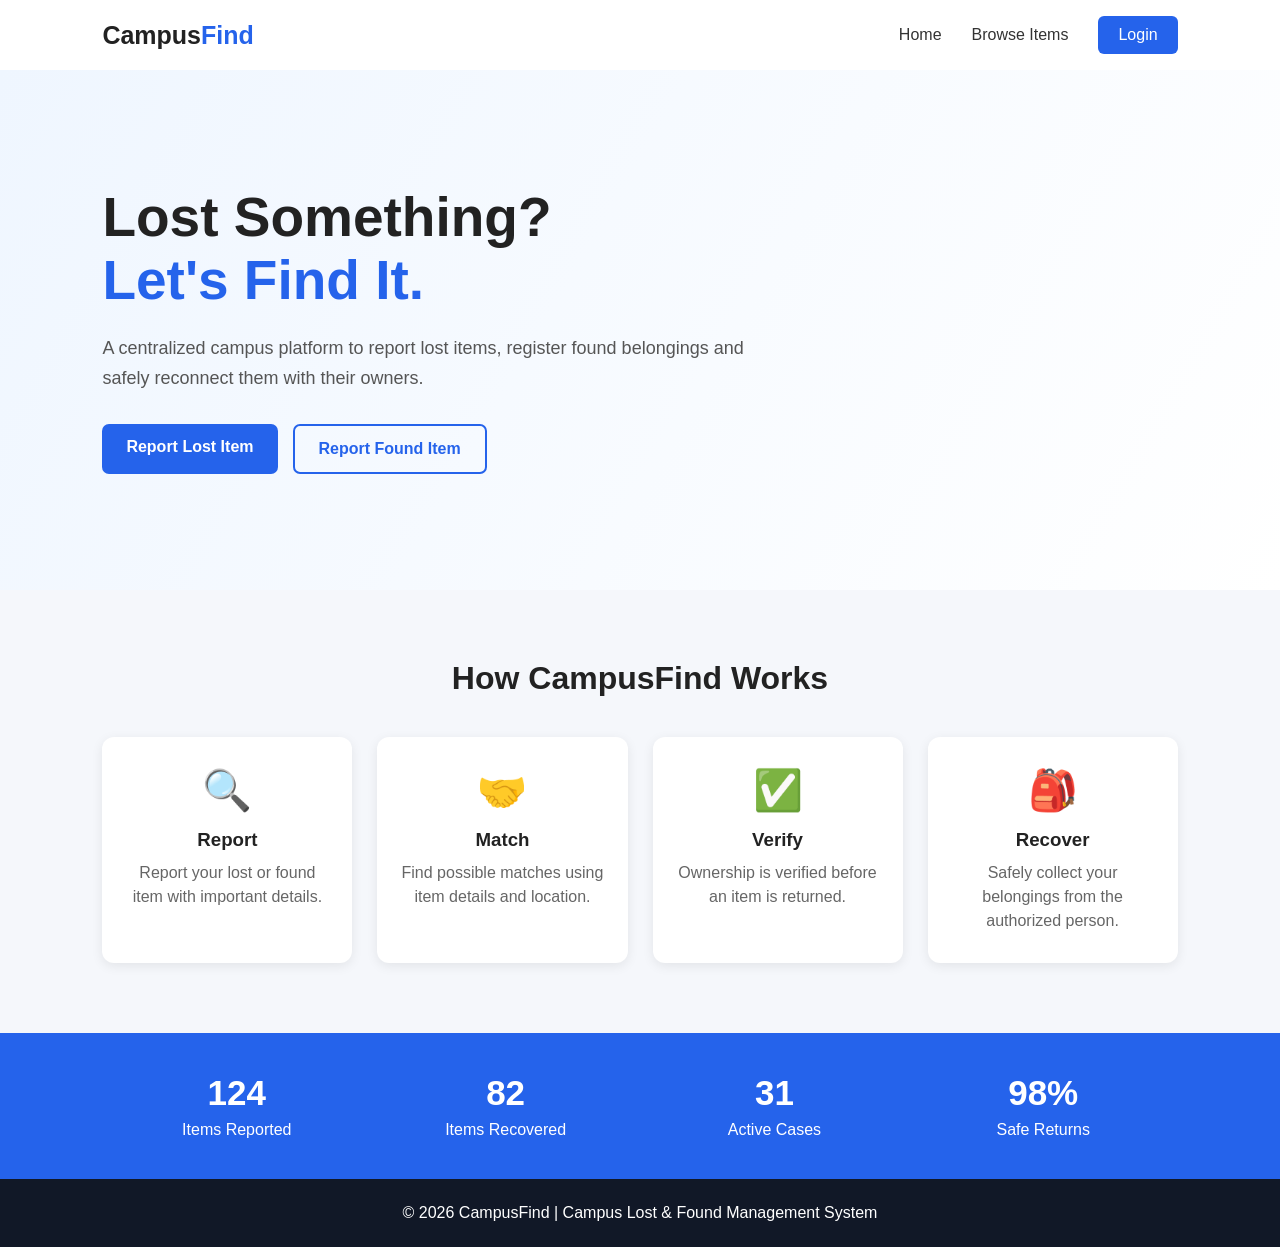
<file: Training mini project Frontend/index.html>
<!DOCTYPE html>
<html lang="en">
<head>
    <meta charset="UTF-8">
    <meta name="viewport" content="width=device-width, initial-scale=1.0">
    <title>Campus Lost & Found</title>
    <link rel="stylesheet" href="css/style.css">
</head>

<body>

<header class="navbar">
    <div class="logo">Campus<span>Find</span></div>

    <nav>
        <a href="index.html">Home</a>
        <a href="browse.html">Browse Items</a>
        <a href="login.html" class="nav-btn">Login</a>
    </nav>
</header>

<section class="hero">

    <div class="hero-content">

        <h1>Lost Something?<br>
            <span>Let's Find It.</span>
        </h1>

        <p>
            A centralized campus platform to report lost items,
            register found belongings and safely reconnect them
            with their owners.
        </p>

        <div class="hero-buttons">
            <a href="report-lost.html" class="btn primary">
                Report Lost Item
            </a>

            <a href="report-found.html" class="btn secondary">
                Report Found Item
            </a>
        </div>

    </div>

</section>

<section class="features">

    <h2>How CampusFind Works</h2>

    <div class="feature-container">

        <div class="feature-card">
            <div class="feature-icon">🔍</div>
            <h3>Report</h3>
            <p>
                Report your lost or found item with important details.
            </p>
        </div>

        <div class="feature-card">
            <div class="feature-icon">🤝</div>
            <h3>Match</h3>
            <p>
                Find possible matches using item details and location.
            </p>
        </div>

        <div class="feature-card">
            <div class="feature-icon">✅</div>
            <h3>Verify</h3>
            <p>
                Ownership is verified before an item is returned.
            </p>
        </div>

        <div class="feature-card">
            <div class="feature-icon">🎒</div>
            <h3>Recover</h3>
            <p>
                Safely collect your belongings from the authorized person.
            </p>
        </div>

    </div>

</section>

<section class="stats">

    <div>
        <h2>124</h2>
        <p>Items Reported</p>
    </div>

    <div>
        <h2>82</h2>
        <p>Items Recovered</p>
    </div>

    <div>
        <h2>31</h2>
        <p>Active Cases</p>
    </div>

    <div>
        <h2>98%</h2>
        <p>Safe Returns</p>
    </div>

</section>

<footer>
    <p>© 2026 CampusFind | Campus Lost & Found Management System</p>
</footer>

</body>
</html>
</file>
<file: Training mini project Frontend/css/style.css>
* {
    margin: 0;
    padding: 0;
    box-sizing: border-box;
}

body {
    font-family: Arial, sans-serif;
    background: #f5f7fb;
    color: #222;
}

a {
    text-decoration: none;
}

/* NAVBAR */

.navbar {
    height: 70px;
    background: white;
    display: flex;
    align-items: center;
    justify-content: space-between;
    padding: 0 8%;
    box-shadow: 0 2px 8px rgba(0,0,0,0.08);
}

.logo {
    font-size: 25px;
    font-weight: bold;
}

.logo span {
    color: #2563eb;
}

.navbar nav {
    display: flex;
    gap: 30px;
    align-items: center;
}

.navbar nav a {
    color: #333;
    font-weight: 500;
}

.nav-btn {
    background: #2563eb;
    color: white !important;
    padding: 10px 20px;
    border-radius: 6px;
}

/* HERO */

.hero {
    min-height: 520px;
    display: flex;
    align-items: center;
    padding: 60px 8%;
    background: linear-gradient(120deg, #eff6ff, #ffffff);
}

.hero-content {
    max-width: 650px;
}

.hero h1 {
    font-size: 55px;
    line-height: 1.15;
    margin-bottom: 20px;
}

.hero h1 span {
    color: #2563eb;
}

.hero p {
    font-size: 18px;
    line-height: 1.7;
    color: #555;
    margin-bottom: 30px;
}

.hero-buttons {
    display: flex;
    gap: 15px;
}

.btn {
    padding: 14px 24px;
    border-radius: 7px;
    font-weight: bold;
}

.primary {
    background: #2563eb;
    color: white;
}

.secondary {
    border: 2px solid #2563eb;
    color: #2563eb;
}

/* FEATURES */

.features {
    padding: 70px 8%;
    text-align: center;
}

.features h2 {
    font-size: 32px;
    margin-bottom: 40px;
}

.feature-container {
    display: grid;
    grid-template-columns: repeat(4, 1fr);
    gap: 25px;
}

.feature-card {
    background: white;
    padding: 30px 20px;
    border-radius: 12px;
    box-shadow: 0 3px 12px rgba(0,0,0,0.08);
}

.feature-icon {
    font-size: 40px;
    margin-bottom: 15px;
}

.feature-card h3 {
    margin-bottom: 10px;
}

.feature-card p {
    color: #666;
    line-height: 1.5;
}

/* STATS */

.stats {
    background: #2563eb;
    color: white;
    display: grid;
    grid-template-columns: repeat(4, 1fr);
    text-align: center;
    padding: 40px 8%;
}

.stats h2 {
    font-size: 35px;
}

.stats p {
    margin-top: 8px;
}

/* FOOTER */

footer {
    background: #111827;
    color: white;
    text-align: center;
    padding: 25px;
}

/* RESPONSIVE */

@media(max-width: 800px) {

    .feature-container,
    .stats {
        grid-template-columns: repeat(2, 1fr);
    }

    .hero h1 {
        font-size: 40px;
    }

    .navbar {
        padding: 0 4%;
    }
}

@media(max-width: 500px) {

    .feature-container,
    .stats {
        grid-template-columns: 1fr;
    }

    .navbar nav {
        gap: 10px;
    }

    .hero-buttons {
        flex-direction: column;
    }
}
</file>
